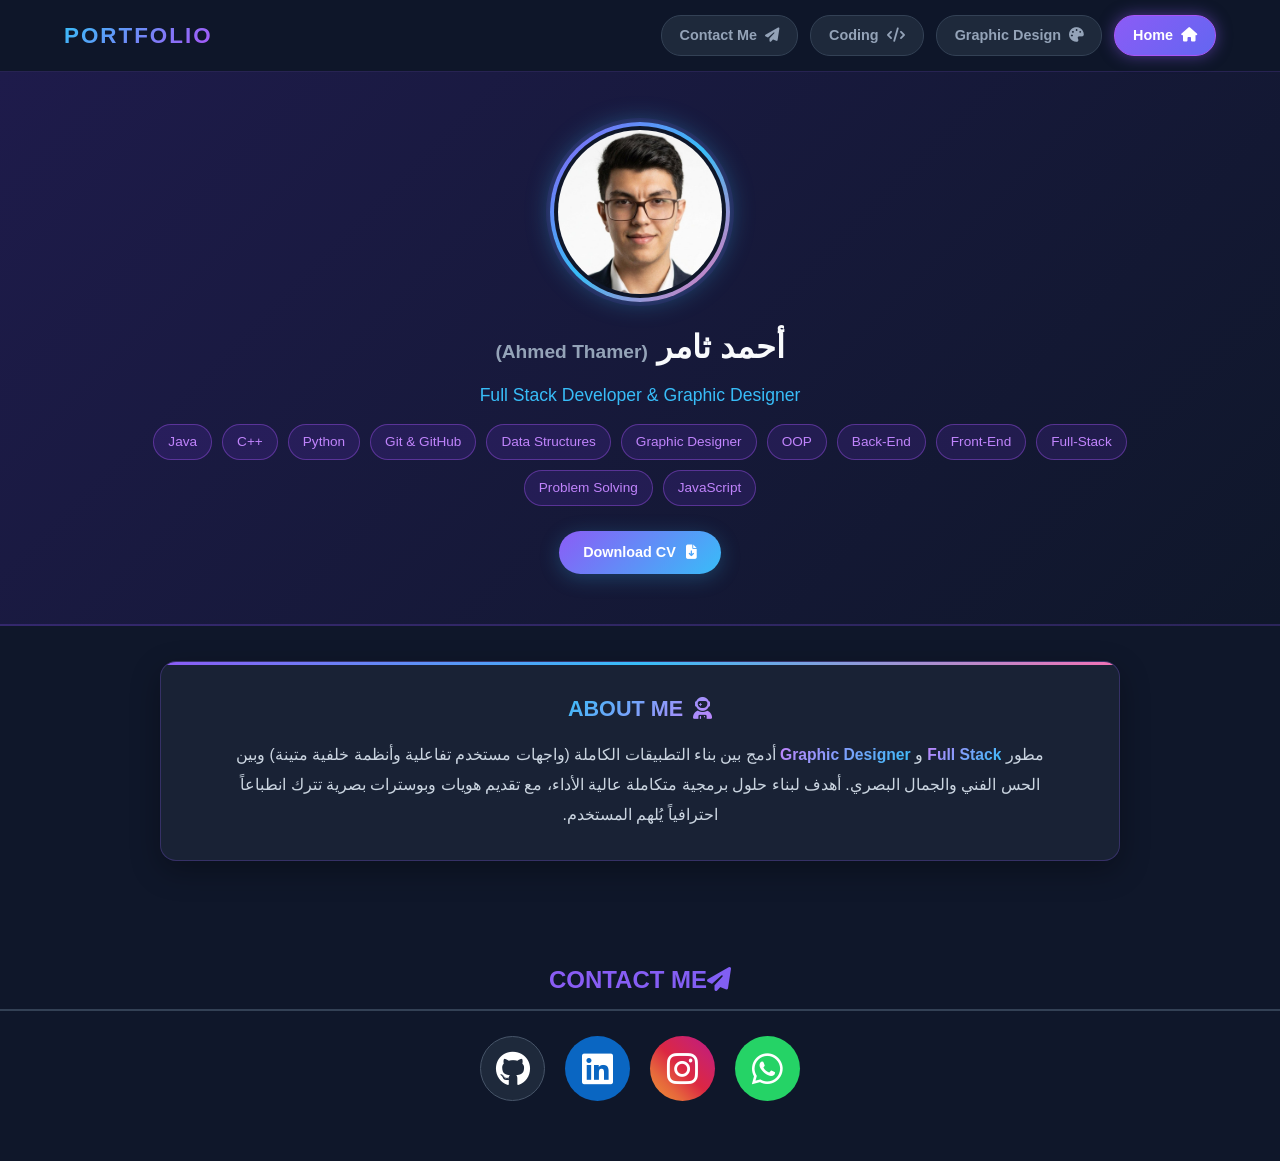
<file: index.html>
<!DOCTYPE html>
<html lang="ar" dir="rtl">

<head>
    <meta charset="UTF-8">
    <meta name="viewport" content="width=device-width, initial-scale=1.0">

    <!-- عنوان وتوصيف الموقع لـ SEO -->
    <title>Ahmed Thamer | Portfolio</title>
    <meta name="description"
        content="البورتفوليو الشخصي للمطور والمصمم أحمد ثامر - متخصص في تطوير الـ Full Stack وتصميم الجرافيك.">
    <meta name="author" content="Ahmed Thamer">

    <!-- Open Graph -->
    <meta property="og:title" content="Ahmed Thamer | Portfolio">
    <meta property="og:description" content="Full Stack Developer & Graphic Designer Portfolio">
    <meta property="og:image" content="ahmed-thamer.jpg">
    <meta property="og:type" content="website">

    <link rel="stylesheet" href="https://cdnjs.cloudflare.com/ajax/libs/font-awesome/6.4.0/css/all.min.css">
    <link rel="stylesheet" href="style.css">
</head>

<body class="fade-in">

    <!-- الهيدر الجديد مع الأزرار على اليسار وPORTFOLIO على اليمين -->
    <header class="main-navbar">
        <nav class="nav-links">
            <a href="index.html" class="nav-btn active"><i class="fa-solid fa-house"></i> Home</a>
            <a href="design.html" class="nav-btn"><i class="fa-solid fa-palette"></i> Graphic Design</a>
            <a href="coding.html" class="nav-btn"><i class="fa-solid fa-code"></i> Coding</a>
            <a href="#contact-section" class="nav-btn contact-btn"><i class="fa-solid fa-paper-plane"></i> Contact
                Me</a>
        </nav>
        <div class="brand-logo">
            <span>PORTFOLIO</span>
        </div>
    </header>

    <!-- الهيرو سكشن الشخصي -->
    <section class="hero-section">
        <div class="hero-content">
            <img src="ahmed-thamer.jpg" alt="Ahmed Thamer" class="profile-img">
            <div class="hero-text">
                <h1>أحمد ثامر <span>(Ahmed Thamer)</span></h1>
                <p class="job-title">Full Stack Developer & Graphic Designer</p>

                <div class="skills-tags">
                    <span class="tag">Full-Stack</span>
                    <span class="tag">Front-End</span>
                    <span class="tag">Back-End</span>
                    <span class="tag">OOP</span>
                    <span class="tag">Graphic Designer</span>
                    <span class="tag">Data Structures</span>
                    <span class="tag">Git & GitHub</span>
                    <span class="tag">Python</span>
                    <span class="tag">++C</span>
                    <span class="tag">Java</span>
                    <span class="tag">JavaScript</span>
                    <span class="tag">Problem Solving</span>
                </div>

                <div class="cv-download-wrapper">
                    <a href="Ahmed Thamer_cv.pdf" download class="cv-btn">
                        <i class="fa-solid fa-file-arrow-down"></i>
                        <span>Download CV</span>
                    </a>
                </div>
            </div>
        </div>
    </section>

    <!-- قسم عنّي معدل ليعكس الـ Full Stack -->
    <section class="about-section">
        <div class="about-card">
            <h2><i class="fa-solid fa-user-astronaut"></i>ABOUT ME</h2>
            <p>
                مطور <span>Full Stack</span> و <span>Graphic Designer</span> أدمج بين بناء التطبيقات الكاملة (واجهات
                مستخدم تفاعلية وأنظمة خلفية متينة) وبين الحس الفني والجمال البصري. أهدف لبناء حلول برمجية متكاملة عالية
                الأداء، مع تقديم هويات وبوسترات بصرية تترك انطباعاً احترافياً يُلهم المستخدم.
            </p>
        </div>
    </section>

    <!-- قسم التواصل معي -->
    <footer id="contact-section" class="contact-footer">
        <div class="contact-container">
            <div class="section-divider">
                <h3><i class="fa-solid fa-paper-plane"></i>CONTACT ME</h3>
            </div>

            <div class="social-icons-only">
                <a href="https://wa.me/9647750507632" target="_blank" class="social-icon whatsapp" title="WhatsApp">
                    <i class="fa-brands fa-whatsapp"></i>
                </a>
                <a href="https://www.instagram.com/ahm_th1?igsh=cnVtdjM2MXA0dHY=" target="_blank"
                    class="social-icon instagram" title="Instagram">
                    <i class="fa-brands fa-instagram"></i>
                </a>
                <a href="https://www.linkedin.com/in/ahmed-thamer-047982381" target="_blank"
                    class="social-icon linkedin" title="LinkedIn">
                    <i class="fa-brands fa-linkedin"></i>
                </a>
                <a href="https://github.com/ahmedthamer-ahth" target="_blank" class="social-icon github" title="GitHub">
                    <i class="fa-brands fa-github"></i>
                </a>
            </div>
        </div>
    </footer>

    <!-- زر العودة للأعلى -->
    <button id="backToTop" class="back-to-top" title="العودة للأعلى" onclick="scrollToTop()">
        <i class="fa-solid fa-arrow-up"></i>
    </button>

    <script src="script.js"></script>
</body>

</html>
</file>
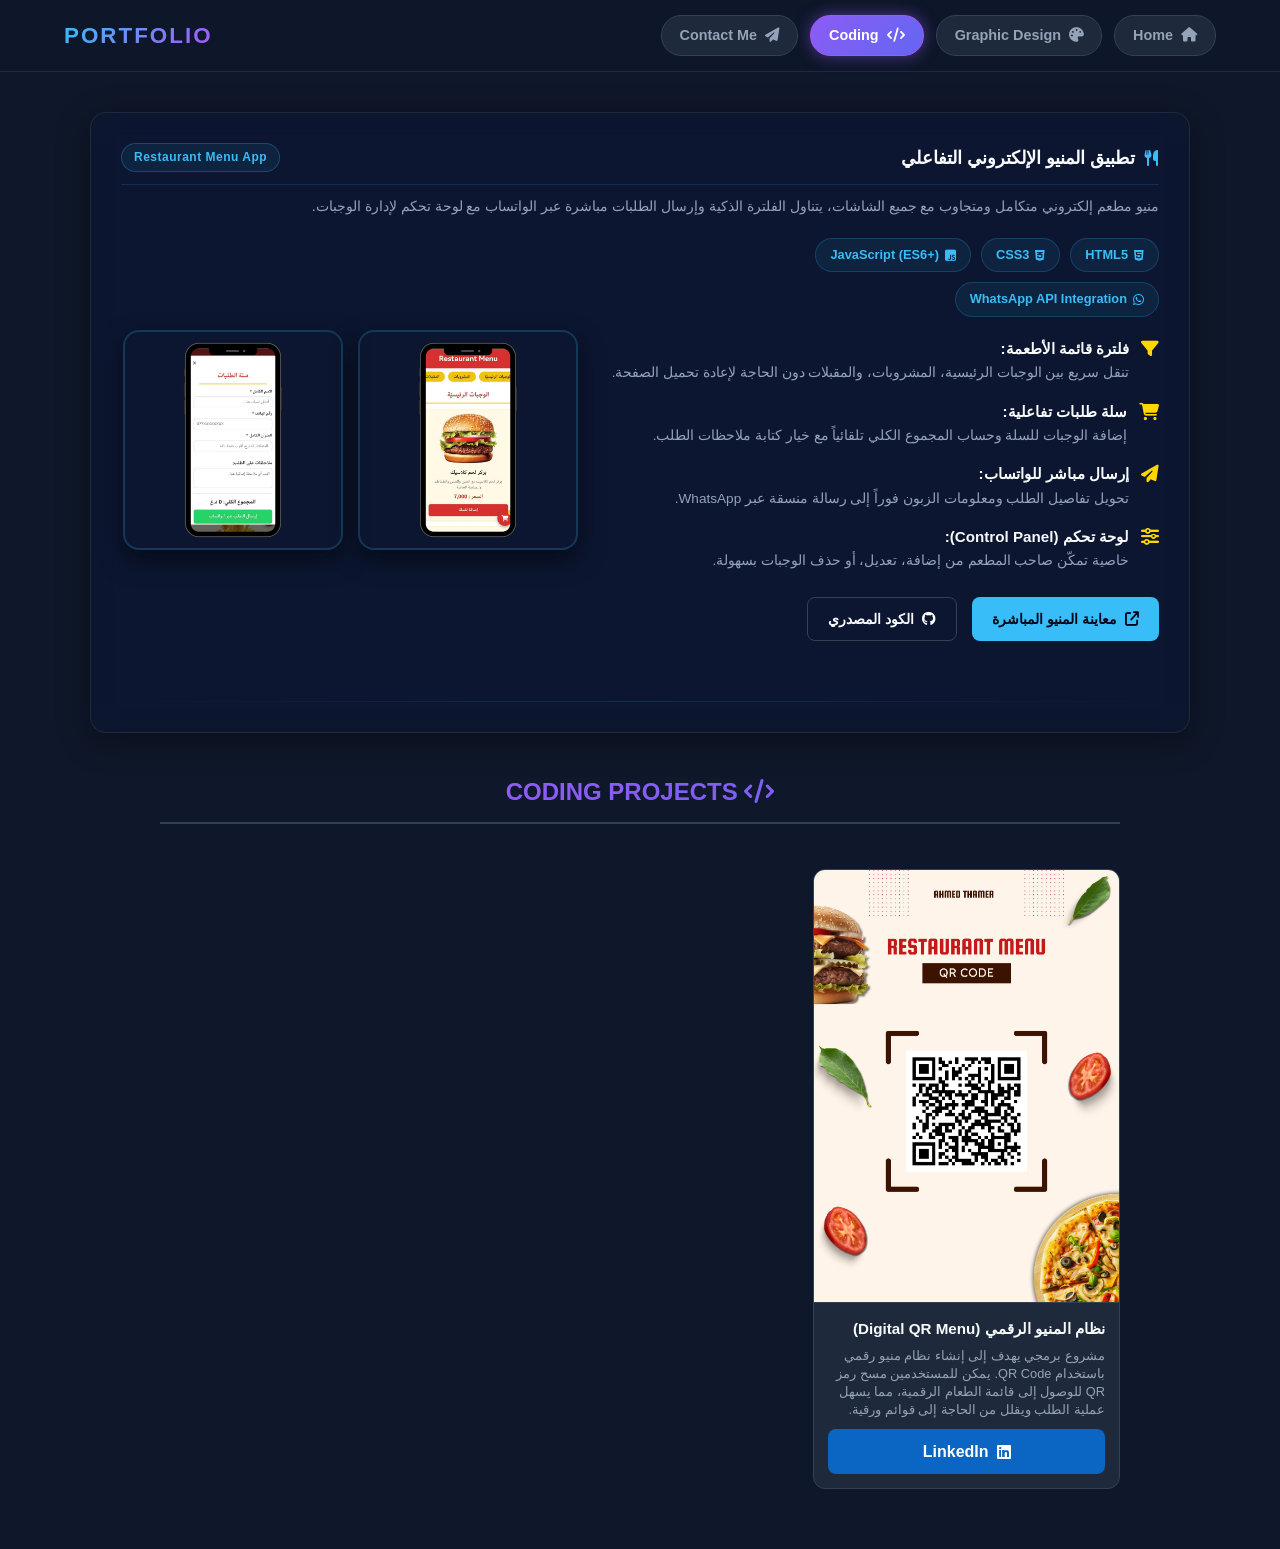
<file: coding.html>
<!DOCTYPE html>
<html lang="ar" dir="rtl">

<head>
    <meta charset="UTF-8">
    <meta name="viewport" content="width=device-width, initial-scale=1.0">
    <title>Coding Projects | Ahmed Thamer</title>
    <link rel="stylesheet" href="https://cdnjs.cloudflare.com/ajax/libs/font-awesome/6.4.0/css/all.min.css">
    <link rel="stylesheet" href="style.css">
</head>

<body class="fade-in">

    <header class="main-navbar">
        <nav class="nav-links">
            <a href="index.html" class="nav-btn"><i class="fa-solid fa-house"></i> Home</a>
            <a href="design.html" class="nav-btn"><i class="fa-solid fa-palette"></i> Graphic Design</a>
            <a href="coding.html" class="nav-btn active"><i class="fa-solid fa-code"></i> Coding</a>
            <a href="index.html#contact-section" class="nav-btn contact-btn"><i class="fa-solid fa-paper-plane"></i>
                Contact Me</a>
        </nav>
        <div class="brand-logo">
            <span>PORTFOLIO</span>
        </div>
    </header>

    <div class="case-study-block">
        <div class="case-study-header">
            <h4><i class="fa-solid fa-utensils"></i> تطبيق المنيو الإلكتروني التفاعلي</h4>
            <span class="header-badge">Restaurant Menu App</span>
        </div>

        <p class="section-desc">منيو مطعم إلكتروني متكامل ومتجاوب مع جميع الشاشات، يتناول الفلترة الذكية وإرسال الطلبات
            مباشرة عبر الواتساب مع لوحة تحكم لإدارة الوجبات.</p>

        <!-- بطاقة المشروع الرئيسية -->
        <div class="project-card-container">

            <!-- الجانب الأيسر: عرض صور المنيو -->
            <div class="project-preview-side">
                <div class="phone-mockup-frame">
                    <img src="Phone Mockup.png" alt="واجهة المنيو الرئيسية" class="mockup-img">
                </div>
                <div class="phone-mockup-frame modal-preview">
                    <img src="Phone Mockup2.png" alt="سلة الطلبات الشفافة" class="mockup-img">
                </div>
            </div>

            <!-- الجانب الأيمن: التفاصيل الفنية والمميزات -->
            <div class="project-info-side">

                <!-- أدوات التقنية Used Tech -->
                <div class="tech-stack-wrapper">
                    <span class="tech-tag"><i class="fa-brands fa-html5"></i> HTML5</span>
                    <span class="tech-tag"><i class="fa-brands fa-css3-alt"></i> CSS3</span>
                    <span class="tech-tag"><i class="fa-brands fa-square-js"></i> JavaScript (ES6+)</span>
                    <span class="tech-tag"><i class="fa-brands fa-whatsapp"></i> WhatsApp API Integration</span>
                </div>

                <!-- مميزات المشروع -->
                <div class="project-features-list">
                    <div class="feature-item">
                        <i class="fa-solid fa-filter"></i>
                        <div>
                            <strong>فلترة قائمة الأطعمة:</strong>
                            <p>تنقل سريع بين الوجبات الرئيسية، المشروبات، والمقبلات دون الحاجة لإعادة تحميل الصفحة.</p>
                        </div>
                    </div>

                    <div class="feature-item">
                        <i class="fa-solid fa-cart-shopping"></i>
                        <div>
                            <strong>سلة طلبات تفاعلية:</strong>
                            <p>إضافة الوجبات للسلة وحساب المجموع الكلي تلقائياً مع خيار كتابة ملاحظات الطلب.</p>
                        </div>
                    </div>

                    <div class="feature-item">
                        <i class="fa-solid fa-paper-plane"></i>
                        <div>
                            <strong>إرسال مباشر للواتساب:</strong>
                            <p>تحويل تفاصيل الطلب ومعلومات الزبون فوراً إلى رسالة منسقة عبر WhatsApp.</p>
                        </div>
                    </div>

                    <div class="feature-item">
                        <i class="fa-solid fa-sliders"></i>
                        <div>
                            <strong>لوحة تحكم (Control Panel):</strong>
                            <p>خاصية تمكّن صاحب المطعم من إضافة، تعديل، أو حذف الوجبات بسهولة.</p>
                        </div>
                    </div>
                </div>

                <!-- أزرار المعاينة والكود -->
                <div class="project-action-btns">
                    <a href="https://ahmedthamer-ahth.github.io/restaurant-menu/" target="_blank" class="btn-primary">
                        <i class="fa-solid fa-arrow-up-right-from-square"></i> معاينة المنيو المباشرة
                    </a>
                    <a href="https://github.com/ahmedthamer-ahth/restaurant-menu" target="_blank" class="btn-secondary">
                        <i class="fa-brands fa-github"></i> الكود المصدري
                    </a>
                </div>

            </div>

        </div>
    </div>

    <main class="projects-section">
        <div class="section-divider">
            <h3><i class="fa-solid fa-code"></i> CODING PROJECTS</h3>
        </div>

        <div id="coding-projects" class="projects-grid">
            <div class="project-card">
                <img src="menu-QR.jpg" alt="QR Menu" class="card-img">
                <div class="card-content">
                    <h3>نظام المنيو الرقمي (Digital QR Menu)</h3>
                    <p class="card-desc">مشروع برمجي يهدف إلى إنشاء نظام منيو رقمي باستخدام QR Code. يمكن للمستخدمين مسح
                        رمز QR للوصول إلى قائمة الطعام الرقمية، مما يسهل عملية الطلب ويقلل من الحاجة إلى قوائم ورقية.
                    </p>
                    <a href="https://www.linkedin.com/posts/ahmed-thamer-047982381_frontenddevelopment-javascript-webdevelopment-share-7495899705168814080-onOK/?utm_source=social_share_send&utm_medium=member_desktop_web&rcm=ACoAAF5LUbcBIuhZ-UbS3NjnPSpaqi9vsFHcKDU"
                        target="_blank" class="project-btn linkedin-btn">
                        <i class="fa-brands fa-linkedin"></i>
                        <span>LinkedIn</span>
                    </a>
                </div>
            </div>
        </div>
    </main>

    <!-- زر العودة للأعلى -->
    <button id="backToTop" class="back-to-top" title="العودة للأعلى" onclick="scrollToTop()">
        <i class="fa-solid fa-arrow-up"></i>
    </button>

    <script src="script.js"></script>
</body>

</html>
</file>
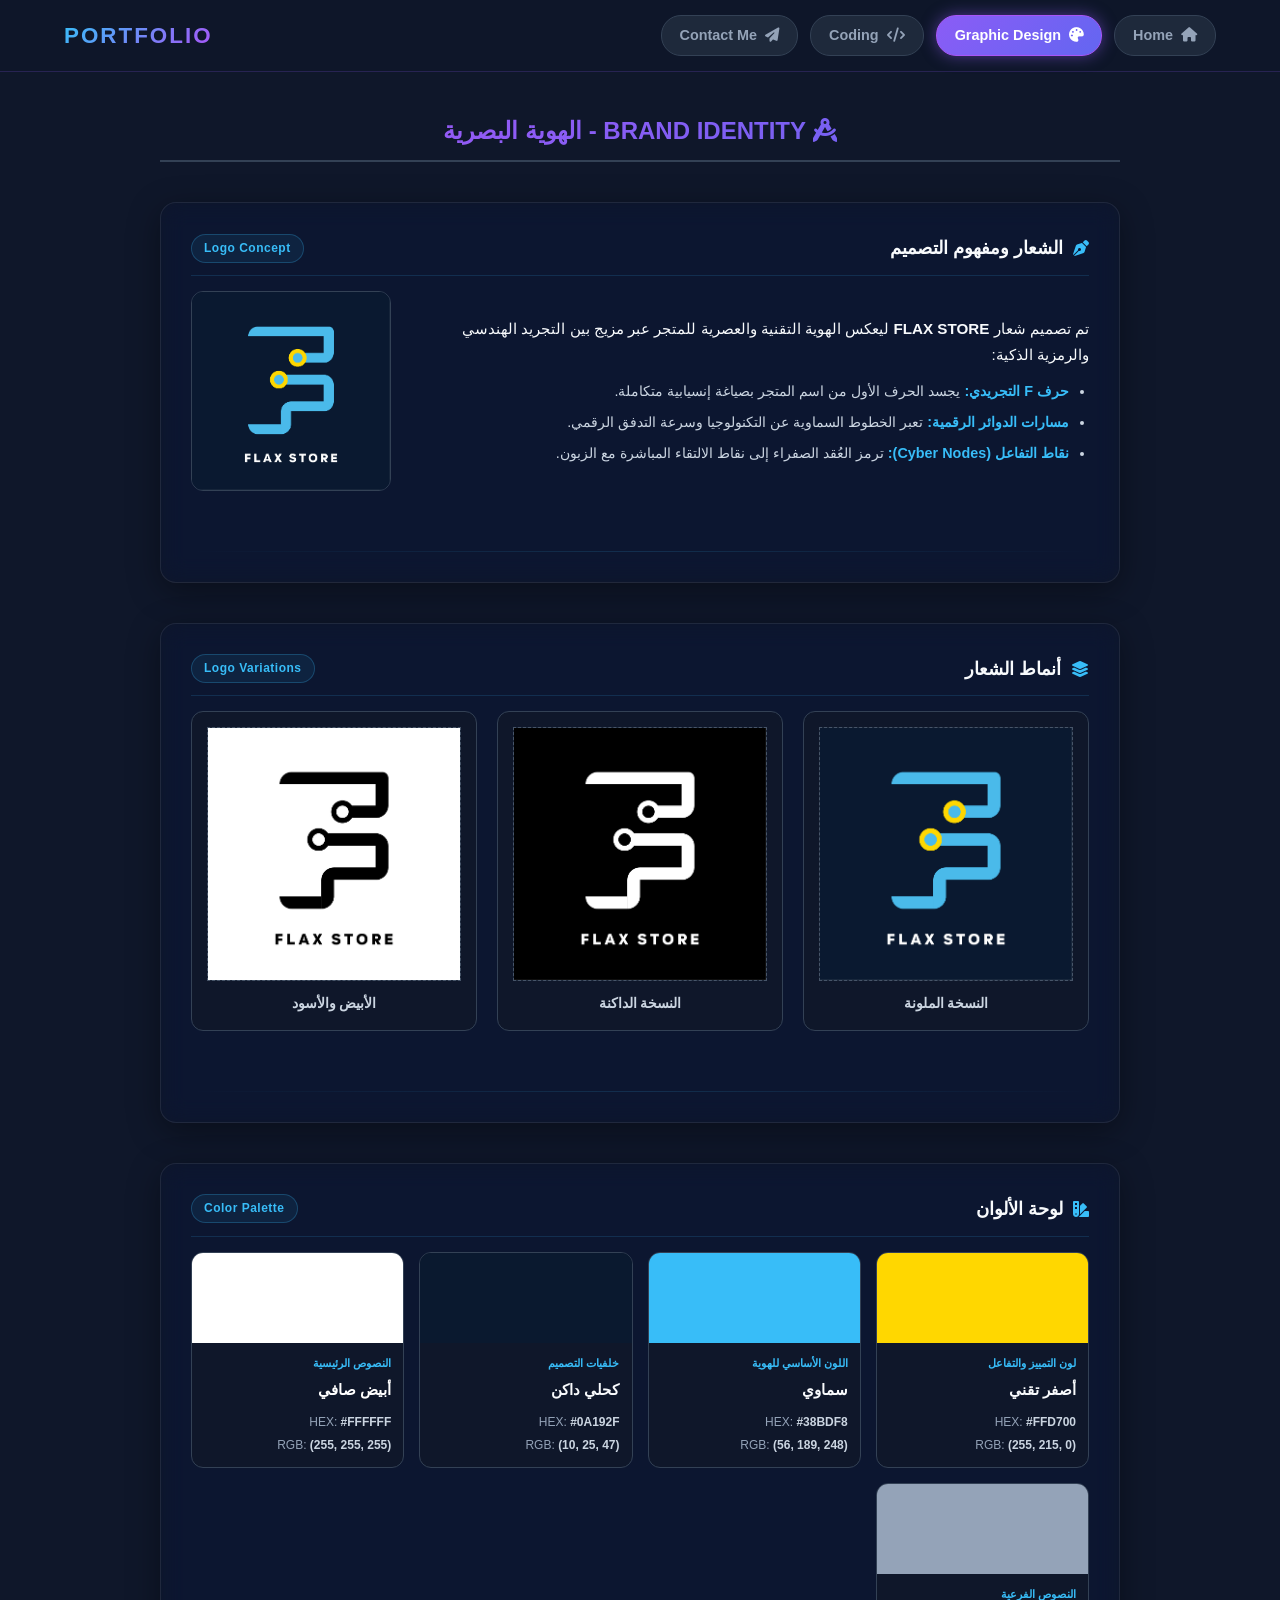
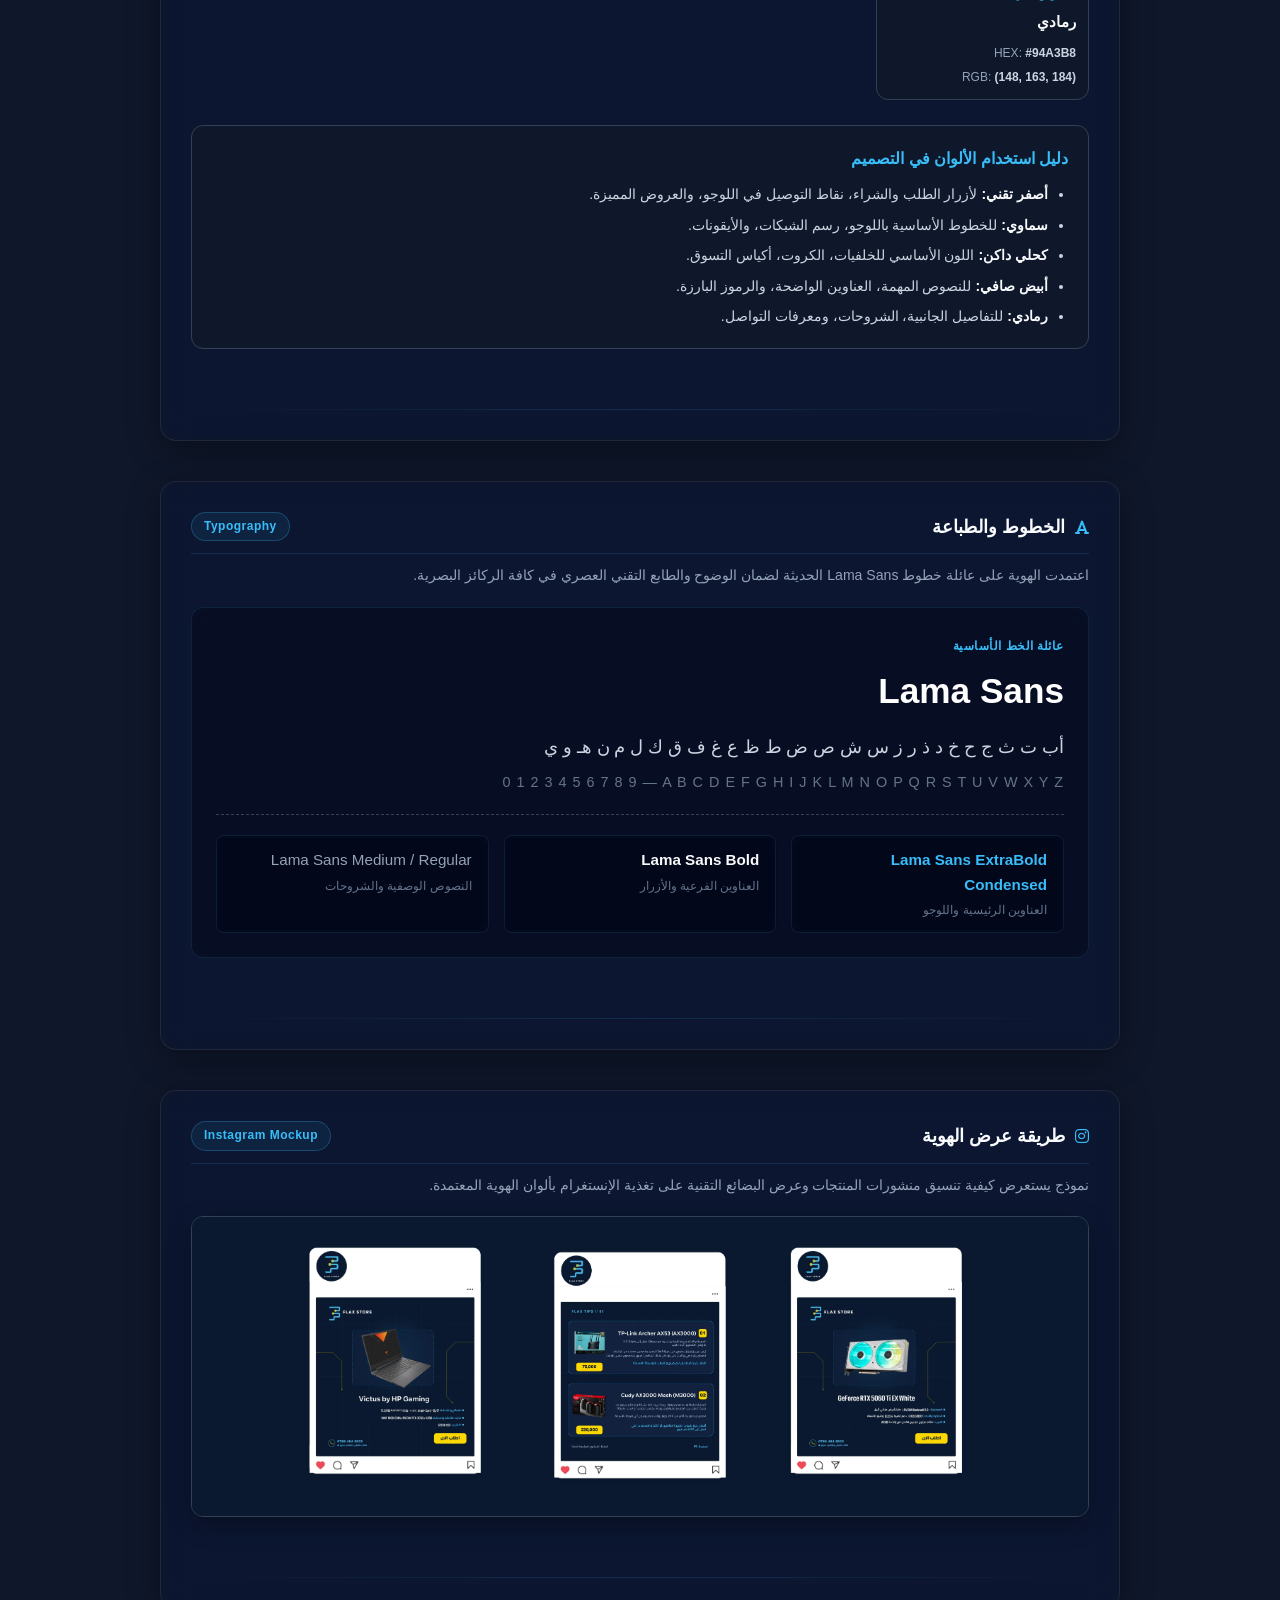
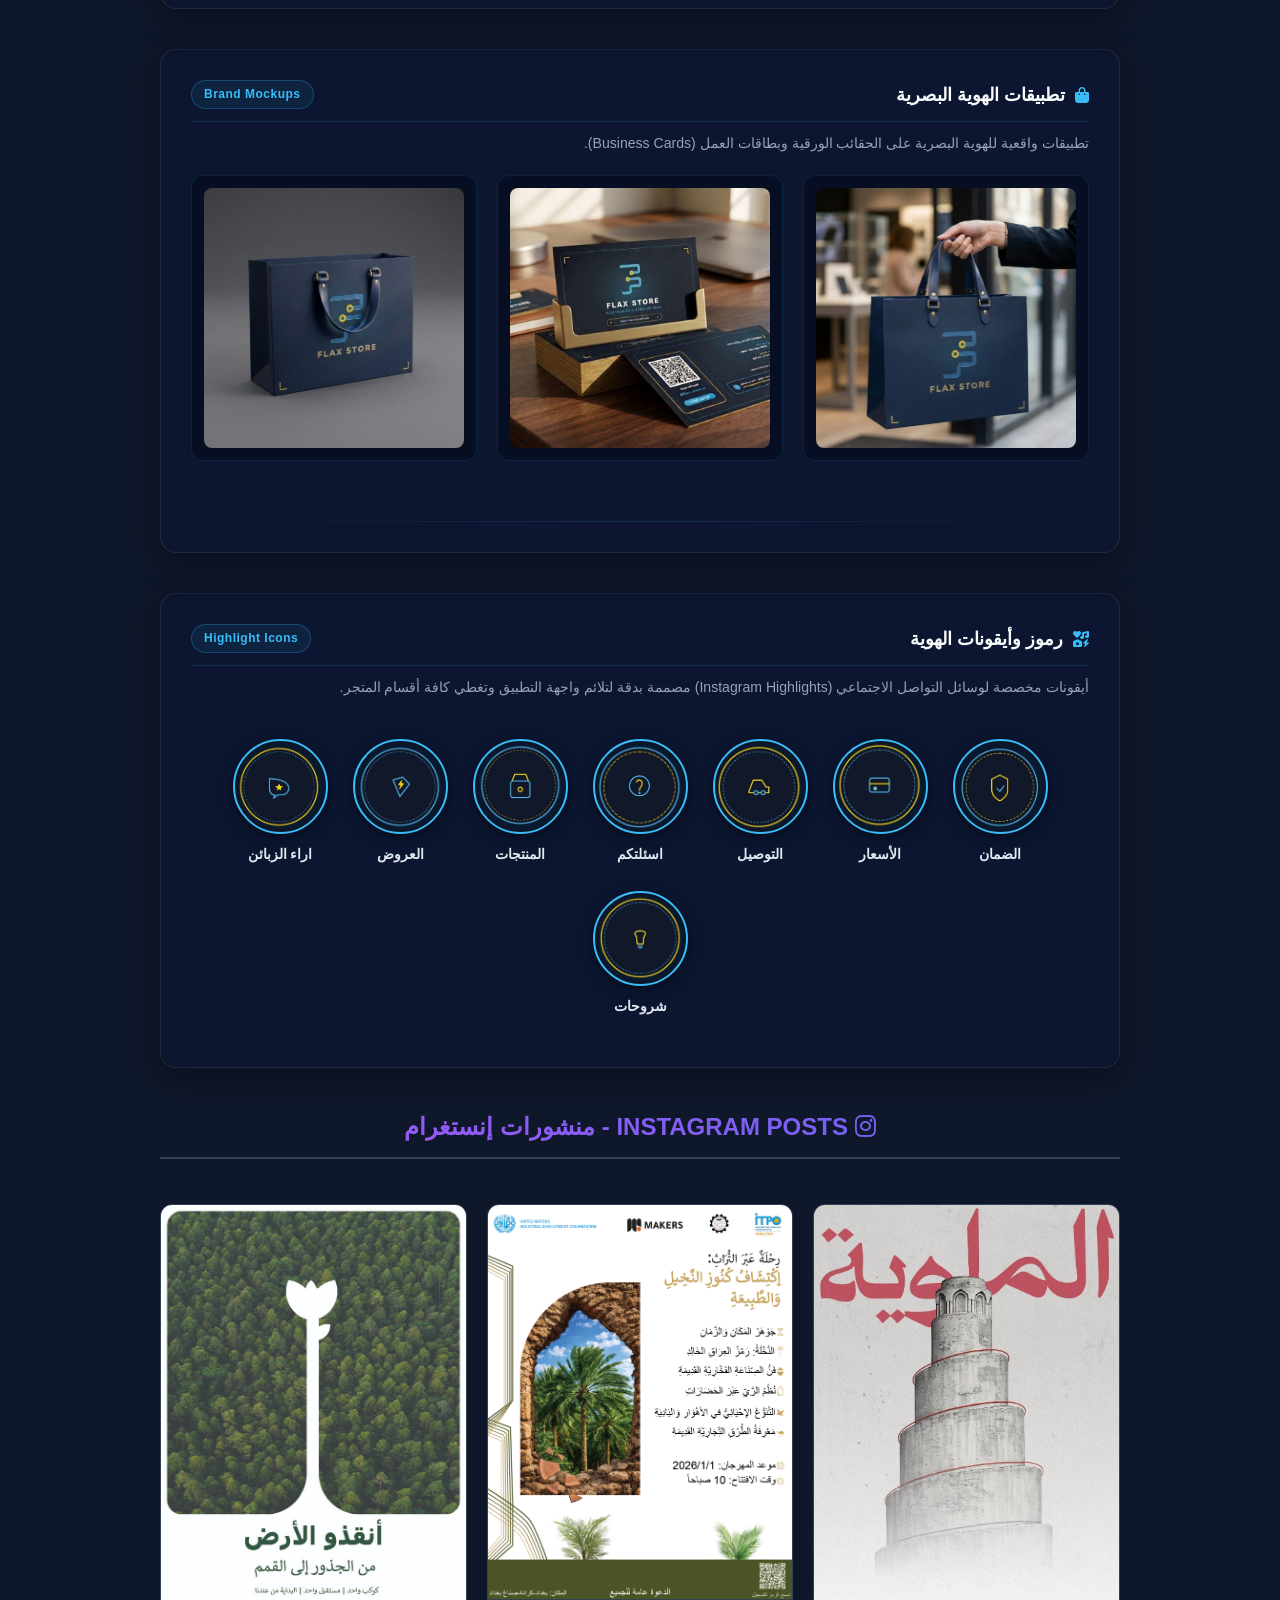
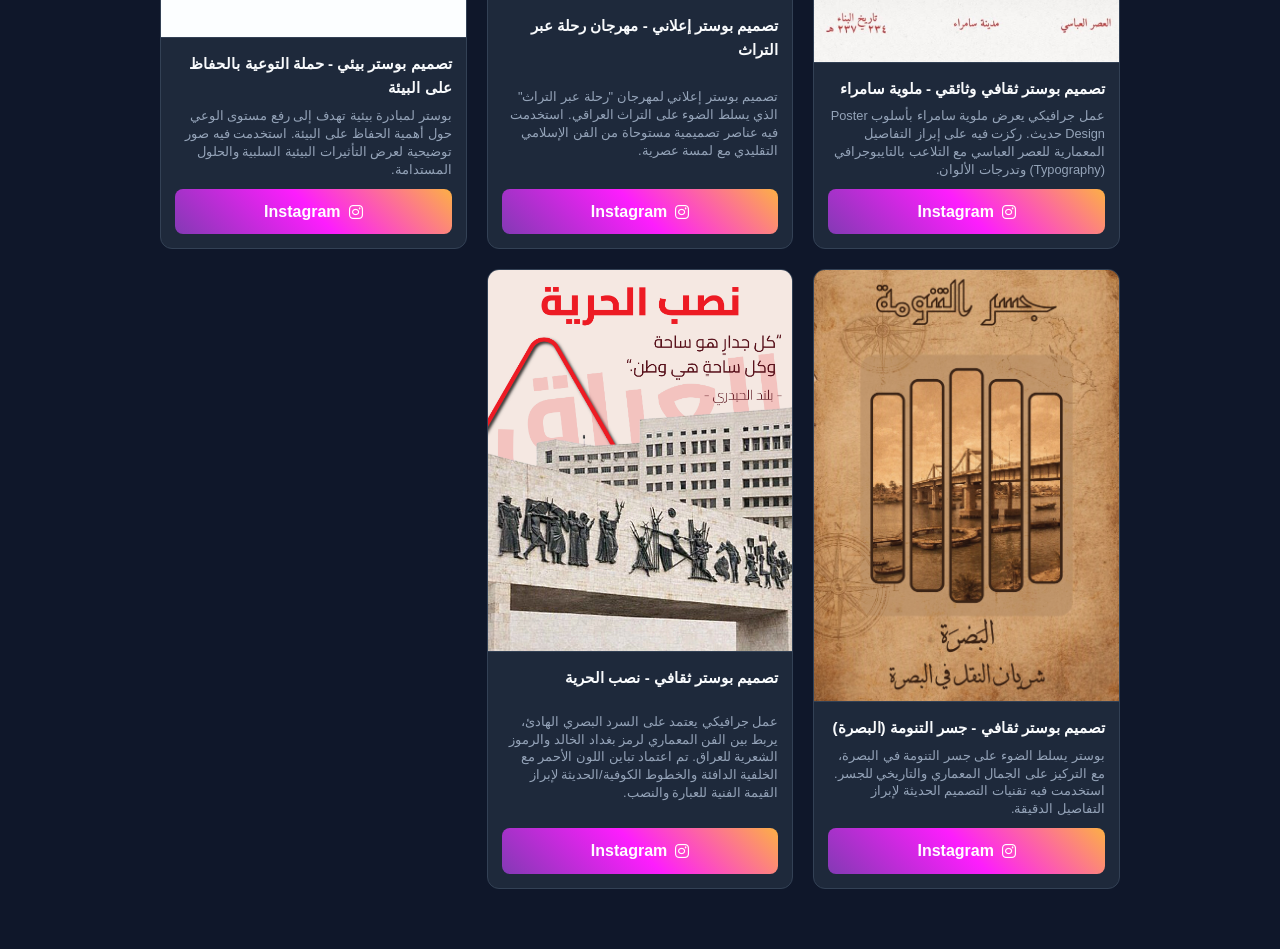
<file: design.html>
<!DOCTYPE html>
<html lang="ar" dir="rtl">

<head>
    <meta charset="UTF-8">
    <meta name="viewport" content="width=device-width, initial-scale=1.0">
    <title>Graphic Design | Ahmed Thamer</title>
    <link rel="stylesheet" href="https://cdnjs.cloudflare.com/ajax/libs/font-awesome/6.4.0/css/all.min.css">
    <link rel="stylesheet" href="style.css">
</head>

<body class="fade-in">

    <!-- Navbar -->
    <header class="main-navbar">
        <nav class="nav-links">
            <a href="index.html" class="nav-btn"><i class="fa-solid fa-house"></i> Home</a>
            <a href="design.html" class="nav-btn active"><i class="fa-solid fa-palette"></i> Graphic Design</a>
            <a href="coding.html" class="nav-btn"><i class="fa-solid fa-code"></i> Coding</a>
            <a href="index.html#contact-section" class="nav-btn contact-btn"><i class="fa-solid fa-paper-plane"></i>
                Contact Me</a>
        </nav>
        <div class="brand-logo">
            <span>PORTFOLIO</span>
        </div>
    </header>

    <main class="projects-section">

        <!-- 1. قسم دراسة حالة الهوية البصرية (Brand Identity Case Study) -->
        <div class="section-divider">
            <h3><i class="fa-solid fa-compass-drafting"></i> BRAND IDENTITY - الهوية البصرية</h3>
        </div>

        <section class="case-study-container">

            <!-- أ. الشعار وفلسفة التصميم -->
            <div class="case-study-block">
                <div class="case-study-header">
                    <h4><i class="fa-solid fa-pen-nib"></i> الشعار ومفهوم التصميم</h4>
                    <span class="header-badge">Logo Concept</span>
                </div>

                <div class="logo-concept-grid">
                    <!-- النص على اليمين -->
                    <div class="concept-text">
                        <p class="brand-intro">
                            تم تصميم شعار <strong>FLAX STORE</strong> ليعكس الهوية التقنية والعصرية للمتجر عبر مزيج بين
                            التجريد الهندسي والرمزية الذكية:
                        </p>
                        <ul class="concept-list">
                            <li><strong>حرف F التجريدي:</strong> يجسد الحرف الأول من اسم المتجر بصياغة إنسيابية متكاملة.
                            </li>
                            <li><strong>مسارات الدوائر الرقمية:</strong> تعبر الخطوط السماوية عن التكنولوجيا وسرعة
                                التدفق الرقمي.</li>
                            <li><strong>نقاط التفاعل (Cyber Nodes):</strong> ترمز العُقد الصفراء إلى نقاط الالتقاء
                                المباشرة مع الزبون.</li>
                        </ul>
                    </div>
                    <!-- الشعار على اليسار -->
                    <div class="logo-display-main">
                        <img src="logo.jpg" alt="FLAX STORE Logo" class="concept-img">
                    </div>
                </div>
            </div>

            <!-- ب. أنماط الشعار المتعددة -->
            <div class="case-study-block">
                <div class="case-study-header">
                    <h4><i class="fa-solid fa-layer-group"></i> أنماط الشعار</h4>
                    <span class="header-badge">Logo Variations</span>
                </div>

                <div class="logo-variations-grid">
                    <div class="variation-card">
                        <img src="logo.jpg" alt="النسخة الملونة" class="var-img placeholder-img">
                        <span>النسخة الملونة</span>
                    </div>
                    <div class="variation-card dark-bg">
                        <img src="black-logo.jpg" alt="الخلفية سوداء" class="var-img placeholder-img">
                        <span>النسخة الداكنة</span>
                    </div>
                    <div class="variation-card light-bg">
                        <img src="white-logo.jpg" alt="الأبيض والأسود" class="var-img placeholder-img">
                        <span>الأبيض والأسود</span>
                    </div>
                </div>
            </div>

            <!-- ج. لوحة الألوان ودليل الاستخدام -->
            <div class="case-study-block">
                <div class="case-study-header">
                    <h4><i class="fa-solid fa-swatchbook"></i> لوحة الألوان</h4>
                    <span class="header-badge">Color Palette</span>
                </div>

                <!-- شبكة عرض الألوان -->
                <div class="color-palette-grid">

                    <!-- أصفر تقني -->
                    <div class="color-card">
                        <div class="color-preview" style="background-color: #FFD700;"></div>
                        <div class="color-details">
                            <span class="color-tag">لون التمييز والتفاعل</span>
                            <h5 class="color-title">أصفر تقني</h5>
                            <p>HEX: <span>#FFD700</span></p>
                            <p>RGB: <span>(255, 215, 0)</span></p>
                        </div>
                    </div>

                    <!-- سماوي -->
                    <div class="color-card">
                        <div class="color-preview" style="background-color: #38BDF8;"></div>
                        <div class="color-details">
                            <span class="color-tag">اللون الأساسي للهوية</span>
                            <h5 class="color-title">سماوي</h5>
                            <p>HEX: <span>#38BDF8</span></p>
                            <p>RGB: <span>(56, 189, 248)</span></p>
                        </div>
                    </div>

                    <!-- كحلي داكن -->
                    <div class="color-card">
                        <div class="color-preview" style="background-color: #0A192F;"></div>
                        <div class="color-details">
                            <span class="color-tag">خلفيات التصميم</span>
                            <h5 class="color-title">كحلي داكن</h5>
                            <p>HEX: <span>#0A192F</span></p>
                            <p>RGB: <span>(10, 25, 47)</span></p>
                        </div>
                    </div>

                    <!-- أبيض صافي -->
                    <div class="color-card">
                        <div class="color-preview" style="background-color: #FFFFFF;"></div>
                        <div class="color-details">
                            <span class="color-tag">النصوص الرئيسية</span>
                            <h5 class="color-title" style="color: #ffffff;">أبيض صافي</h5>
                            <p>HEX: <span>#FFFFFF</span></p>
                            <p>RGB: <span>(255, 255, 255)</span></p>
                        </div>
                    </div>

                    <!-- رمادي -->
                    <div class="color-card">
                        <div class="color-preview" style="background-color: #94A3B8;"></div>
                        <div class="color-details">
                            <span class="color-tag">النصوص الفرعية</span>
                            <h5 class="color-title">رمادي</h5>
                            <p>HEX: <span>#94A3B8</span></p>
                            <p>RGB: <span>(148, 163, 184)</span></p>
                        </div>
                    </div>

                </div>

                <!-- دليل استخدام الألوان -->
                <div class="color-guide-box">
                    <h5>دليل استخدام الألوان في التصميم</h5>
                    <ul class="color-guide-list">
                        <li><strong>أصفر تقني:</strong> لأزرار الطلب والشراء، نقاط التوصيل في اللوجو، والعروض المميزة.
                        </li>
                        <li><strong>سماوي:</strong> للخطوط الأساسية باللوجو، رسم الشبكات، والأيقونات.</li>
                        <li><strong>كحلي داكن:</strong> اللون الأساسي للخلفيات، الكروت، أكياس التسوق.</li>
                        <li><strong>أبيض صافي:</strong> للنصوص المهمة، العناوين الواضحة، والرموز البارزة.</li>
                        <li><strong>رمادي:</strong> للتفاصيل الجانبية، الشروحات، ومعرفات التواصل.</li>
                    </ul>
                </div>
            </div>

            <!-- قسم الخطوط والطباعة (Typography) -->
            <div class="case-study-block">
                <div class="case-study-header">
                    <h4><i class="fa-solid fa-font"></i> الخطوط والطباعة</h4>
                    <span class="header-badge">Typography</span>
                </div>
                <p class="section-desc">اعتمدت الهوية على عائلة خطوط Lama Sans الحديثة لضمان الوضوح والطابع التقني
                    العصري في كافة الركائز البصرية.</p>

                <div class="typography-card">
                    <!-- المعاينة الرئيسية للخط -->
                    <div class="typo-main-preview">
                        <div class="typo-info">
                            <span class="typo-label">عائلة الخط الأساسية</span>
                            <h3 class="typo-font-name">Lama Sans</h3>
                            <p class="typo-arabic-specimen">أب ت ث ج ح خ د ذ ر ز س ش ص ض ط ظ ع غ ف ق ك ل م ن هـ و ي</p>
                            <p class="typo-num-specimen">0 1 2 3 4 5 6 7 8 9 — A B C D E F G H I J K L M N O P Q R S T U
                                V W X Y Z</p>
                        </div>
                    </div>

                    <!-- أوزان وأنماط الخط المستخدمة -->
                    <div class="typo-weights-grid">
                        <div class="weight-item">
                            <span class="weight-style style-extrabold-cond">Lama Sans ExtraBold Condensed</span>
                            <span class="weight-use">العناوين الرئيسية واللوجو</span>
                        </div>
                        <div class="weight-item">
                            <span class="weight-style style-bold">Lama Sans Bold</span>
                            <span class="weight-use">العناوين الفرعية والأزرار</span>
                        </div>
                        <div class="weight-item">
                            <span class="weight-style style-medium">Lama Sans Medium / Regular</span>
                            <span class="weight-use">النصوص الوصفية والشروحات</span>
                        </div>
                    </div>


                </div>
            </div>

            <!-- د. طريقة عرض المنتج على الإنستغرام (Mockup Banner) -->
            <div class="case-study-block">
                <div class="case-study-header">
                    <h4><i class="fa-brands fa-instagram"></i> طريقة عرض الهوية</h4>
                    <span class="header-badge">Instagram Mockup</span>
                </div>
                <p class="section-desc">نموذج يستعرض كيفية تنسيق منشورات المنتجات وعرض البضائع التقنية على تغذية
                    الإنستغرام بألوان الهوية المعتمدة.</p>

                <div class="full-mockup-container">
                    <img src="Mockup.jpg" alt="Instagram Posts Mockup" class="full-mockup-img">
                </div>
            </div>

            <!-- هـ. تطبيقات الهوية البصرية (Physical Brand Mockups) -->
            <div class="case-study-block">
                <div class="case-study-header">
                    <h4><i class="fa-solid fa-bag-shopping"></i> تطبيقات الهوية البصرية</h4>
                    <span class="header-badge">Brand Mockups</span>
                </div>
                <p class="section-desc">تطبيقات واقعية للهوية البصرية على الحقائب الورقية وبطاقات العمل (Business
                    Cards).</p>

                <div class="separate-mockups-grid">
                    <div class="mockup-card">
                        <div class="mockup-img-wrapper">
                            <img src="handbag-one.jpg" alt="Bag Mockup Studio" class="mockup-img">
                        </div>
                    </div>

                    <div class="mockup-card">
                        <div class="mockup-img-wrapper">
                            <img src="card.jpg" alt="Business Card Mockup" class="mockup-img">
                        </div>
                    </div>

                    <div class="mockup-card">
                        <div class="mockup-img-wrapper">
                            <img src="handbag-two.jpg" alt="Bag Mockup Lifestyle" class="mockup-img">
                        </div>
                    </div>

                </div>
            </div>

            <!-- قسم أيقونات الهايلايت (Instagram Highlights Carousel) -->
            <div class="case-study-block">
                <div class="case-study-header">
                    <h4><i class="fa-solid fa-icons"></i> رموز وأيقونات الهوية</h4>
                    <span class="header-badge">Highlight Icons</span>
                </div>
                <p class="section-desc">أيقونات مخصصة لوسائل التواصل الاجتماعي (Instagram Highlights) مصممة بدقة لتلائم
                    واجهة التطبيق وتغطي كافة أقسام المتجر.</p>

                <!-- شريط الأيقونات القابل للسحب (Horizontal Scroll) -->
                <div class="highlights-slider">

                    <div class="highlight-item">
                        <div class="highlight-circle">
                            <img src="warranty.jpg" alt="الضمان">
                        </div>
                        <span>الضمان</span>
                    </div>

                    <div class="highlight-item">
                        <div class="highlight-circle">
                            <img src="prices.jpg" alt="الأسعار">
                        </div>
                        <span>الأسعار</span>
                    </div>

                    <div class="highlight-item">
                        <div class="highlight-circle">
                            <img src="delivery.jpg" alt="التوصيل">
                        </div>
                        <span>التوصيل</span>
                    </div>

                    <div class="highlight-item">
                        <div class="highlight-circle">
                            <img src="faq.jpg" alt="اسئلتكم">
                        </div>
                        <span>اسئلتكم</span>
                    </div>

                    <div class="highlight-item">
                        <div class="highlight-circle">
                            <img src="products.jpg" alt="المنتجات">
                        </div>
                        <span>المنتجات</span>
                    </div>

                    <div class="highlight-item">
                        <div class="highlight-circle">
                            <img src="offers.jpg" alt="العروض">
                        </div>
                        <span>العروض</span>
                    </div>

                    <div class="highlight-item">
                        <div class="highlight-circle">
                            <img src="reviews.jpg" alt="اراء الزبائن">
                        </div>
                        <span>اراء الزبائن</span>
                    </div>

                    <div class="highlight-item">
                        <div class="highlight-circle">
                            <img src="guides.jpg" alt="شروحات">
                        </div>
                        <span>شروحات</span>
                    </div>

                </div>
            </div>

        </section>

        <!-- 2. قسم منشورات إنستغرام (المنشورات الأربعة الخاصة بك) -->
        <div class="section-divider">
            <h3><i class="fa-brands fa-instagram"></i> INSTAGRAM POSTS - منشورات إنستغرام</h3>
        </div>

        <div id="design-projects" class="projects-grid">

            <!-- المنشور الأول -->
            <!-- Add Project To Instagram -->
            <div class="project-card">
                <img src="project1.jpg" alt="Project 1" class="card-img">
                <div class="card-content">
                    <h3>تصميم بوستر ثقافي وثائقي - ملوية سامراء</h3>
                    <p class="card-desc">عمل جرافيكي يعرض ملوية سامراء بأسلوب Poster Design حديث. ركزت فيه على إبراز
                        التفاصيل المعمارية للعصر العباسي مع التلاعب بالتايبوجرافي (Typography) وتدرجات الألوان.</p>
                    <a href="https://www.instagram.com/p/DaTfIrlo-wR/?igsh=b3phZnNqN2s0NmF0" target="_blank"
                        class="social-btn instagram-btn">
                        <i class="fa-brands fa-instagram"></i>
                        <span>Instagram</span>
                    </a>
                </div>
            </div>
            <div class="project-card">
                <img src="project2.jpg" alt="Project 2" class="card-img">
                <div class="card-content">
                    <h3>تصميم بوستر إعلاني - مهرجان رحلة عبر التراث</h3>
                    <p class="card-desc">تصميم بوستر إعلاني لمهرجان "رحلة عبر التراث" الذي يسلط الضوء على التراث
                        العراقي. استخدمت فيه عناصر تصميمية مستوحاة من الفن الإسلامي التقليدي مع لمسة عصرية.</p>
                    <a href="https://www.instagram.com/p/DbA7xOsI5og/?igsh=YzhlM3JxMGtoNGJw" target="_blank"
                        class="social-btn instagram-btn">
                        <i class="fa-brands fa-instagram"></i>
                        <span>Instagram</span>
                    </a>
                </div>
            </div>
            <div class="project-card">
                <img src="project3.jpg" alt="Project 3" class="card-img">
                <div class="card-content">
                    <h3>تصميم بوستر بيئي - حملة التوعية بالحفاظ على البيئة</h3>
                    <p class="card-desc">بوستر لمبادرة بيئية تهدف إلى رفع مستوى الوعي حول أهمية الحفاظ على البيئة.
                        استخدمت فيه صور توضيحية لعرض التأثيرات البيئية السلبية والحلول المستدامة.</p>
                    <a href="https://www.instagram.com/p/DbIsgcWIkE8/?igsh=MWRoYTZmaTA2bzRsag==" target="_blank"
                        class="social-btn instagram-btn">
                        <i class="fa-brands fa-instagram"></i>
                        <span>Instagram</span>
                    </a>
                </div>
            </div>

            <div class="project-card">
                <img src="project4.jpg" alt="Project 4" class="card-img">
                <div class="card-content">
                    <h3>تصميم بوستر ثقافي - جسر التنومة (البصرة)</h3>
                    <p class="card-desc">بوستر يسلط الضوء على جسر التنومة في البصرة، مع التركيز على الجمال المعماري
                        والتاريخي للجسر. استخدمت فيه تقنيات التصميم الحديثة لإبراز التفاصيل الدقيقة.</p>
                    <a href="https://www.instagram.com/p/DbWMCeBIG9b/?igsh=MXR4ZWowZWd1Z2dydg==" target="_blank"
                        class="social-btn instagram-btn">
                        <i class="fa-brands fa-instagram"></i>
                        <span>Instagram</span>
                    </a>
                </div>
            </div>


            <div class="project-card">
                <img src="project5.jpg" alt="Project 5" class="card-img">
                <div class="card-content">
                    <h3>تصميم بوستر ثقافي - نصب الحرية</h3>
                    <p class="card-desc">عمل جرافيكي يعتمد على السرد البصري الهادئ، يربط بين الفن المعماري لرمز بغداد
                        الخالد والرموز الشعرية للعراق. تم اعتماد تباين اللون الأحمر مع الخلفية الدافئة
                        والخطوط الكوفية/الحديثة لإبراز القيمة الفنية للعبارة والنصب.</p>
                    <a href="https://www.instagram.com/p/DeKNGaDIgPY/?utm_source=ig_web_copy_link&stkn=NTc4MTIwNjQ2YQ==" target="_blank"
                        class="social-btn instagram-btn">
                        <i class="fa-brands fa-instagram"></i>
                        <span>Instagram</span>
                    </a>
                </div>
            </div>

        </div>

    </main>

    <!-- زر العودة للأعلى -->
    <button id="backToTop" class="back-to-top" title="العودة للأعلى" onclick="scrollToTop()">
        <i class="fa-solid fa-arrow-up"></i>
    </button>

    <script src="script.js"></script>
</body>

</html>
</file>
<file: style.css>
/* ==========================================
   1. التنسيقات العامة والقيم الافتراضية
   ========================================== */
* {
    margin: 0;
    padding: 0;
    box-sizing: border-box;
    font-family: 'Segoe UI', Tahoma, Geneva, Verdana, sans-serif;
}

/* تنسيق الخلفية العامة ولون النص الأساسي مع انسيابية الانتقال */
body {
    background-color: #0f172a;
    color: #f8fafc;
    line-height: 1.6;
    opacity: 0;
    transition: opacity 0.4s ease-in-out;
}

/* فئة تُضاف بالجافاسكربت لإظهار الصفحة بشكل سلس (Fade-In) */
body.fade-in {
    opacity: 1;
}

/* ==========================================
   2. شريط التنقل العلوي (Main Navbar)
   يحتوي على الأزرار جهة اليسار وشعار PORTFOLIO جهة اليمين.
   ========================================== */
.main-navbar {
    display: flex;
    justify-content: space-between;
    align-items: center;
    padding: 15px 5%;
    background: rgba(15, 23, 42, 0.9);
    backdrop-filter: blur(12px);
    position: sticky;
    top: 0;
    z-index: 1000;
    border-bottom: 1px solid rgba(139, 92, 246, 0.2);
}

/* أزرار التنقل (على اليسار في التنسيق العربي RTL) */
.nav-links {
    display: flex;
    gap: 12px;
    align-items: center;
}

.nav-btn {
    background: #1e293b;
    color: #94a3b8;
    border: 1px solid #334155;
    padding: 8px 18px;
    border-radius: 20px;
    font-size: 0.9rem;
    font-weight: 600;
    text-decoration: none;
    transition: all 0.3s ease;
    display: inline-flex;
    align-items: center;
    gap: 8px;
}

.nav-btn:hover {
    background: linear-gradient(135deg, #8b5cf6, #6366f1);
    color: #ffffff;
    border-color: #a855f7;
    box-shadow: 0 4px 12px rgba(139, 92, 246, 0.3);
    transform: translateY(-2px);
}

/* تنسيق الزر النشط (Active State) لمعرفة الصفحة الحالية */
.nav-btn.active {
    background: linear-gradient(135deg, #8b5cf6, #6366f1);
    color: #ffffff;
    border-color: #a855f7;
    box-shadow: 0 0 15px rgba(139, 92, 246, 0.5);
    pointer-events: none;
    /* لمنع إعادة تحميل الصفحة إذا ضغط عليه المستخدم مجدداً */
}


/* كلمة PORTFOLIO العصرية (على اليمين) */
.brand-logo span {
    font-size: 1.4rem;
    font-weight: 800;
    letter-spacing: 2px;
    background: linear-gradient(135deg, #38bdf8, #a855f7);
    background-clip: text;
    -webkit-text-fill-color: transparent;
}

/* ==========================================
   3. قسم الهيرو والملف الشخصي (Hero Section)
   يحتوي على الصورة الشخصية، الاسم، المسمى الوظيفي والـ Tags.
   ========================================== */
.hero-section {
    background: linear-gradient(135deg, #1e1b4b 0%, #0f172a 100%);
    padding: 50px 20px;
    border-bottom: 2px solid #8b5cf633;
}

.hero-content {
    max-width: 1000px;
    margin: 0 auto;
    display: flex;
    flex-direction: column;
    align-items: center;
    justify-content: center;
    text-align: center;
    gap: 20px;
}

/* صورة البروفايل والتأثير المضيء (Neon Glow Animation) */
.profile-img {
    width: 180px;
    height: 180px;
    border-radius: 50%;
    object-fit: cover;
    object-position: center 20%;
    display: block;
    margin-inline: auto;
    padding: 4px;
    border: 4px solid transparent;
    background:
        linear-gradient(#0f172a, #0f172a) padding-box,
        linear-gradient(135deg, #8b5cf6 0%, #38bdf8 50%, #f472b6 100%) border-box;
    box-shadow: 0 0 0 4px rgba(139, 92, 246, 0.1), 0 0 25px rgba(56, 189, 248, 0.35);
    animation: neonGlow 2.8s ease-in-out infinite;
}

@keyframes neonGlow {

    0%,
    100% {
        box-shadow: 0 0 0 4px rgba(139, 92, 246, 0.1), 0 0 25px rgba(56, 189, 248, 0.35);
    }

    50% {
        box-shadow: 0 0 0 4px rgba(56, 189, 248, 0.12), 0 0 30px rgba(244, 114, 182, 0.4);
    }
}

.hero-text h1 {
    font-size: 2rem;
    margin-bottom: 8px;
}

.hero-text h1 span {
    color: #94a3b8;
    font-size: 1.2rem;
}

.job-title {
    color: #38bdf8;
    font-size: 1.1rem;
    margin-bottom: 15px;
}

.skills-tags {
    display: flex;
    flex-wrap: wrap;
    justify-content: center;
    gap: 10px;
}

.tag {
    background: rgba(124, 58, 237, 0.15);
    color: #c084fc;
    border: 1px solid rgba(168, 85, 247, 0.4);
    padding: 6px 14px;
    border-radius: 20px;
    font-size: 0.85rem;
}

/* ==========================================
   4. قسم عنّي (About Me Section)
   ========================================== */
.about-section {
    max-width: 1000px;
    margin: 35px auto 15px auto;
    padding: 0 20px;
}

.about-card {
    background: rgba(30, 41, 59, 0.7);
    backdrop-filter: blur(10px);
    border: 1px solid rgba(139, 92, 246, 0.25);
    border-radius: 16px;
    padding: 30px;
    text-align: center;
    box-shadow: 0 10px 30px rgba(0, 0, 0, 0.3);
    position: relative;
    overflow: hidden;
    transition: transform 0.3s ease, border-color 0.3s ease;
}

.about-card:hover {
    border-color: rgba(56, 189, 248, 0.4);
    transform: translateY(-2px);
}

.about-card::before {
    content: '';
    position: absolute;
    top: 0;
    right: 0;
    left: 0;
    height: 3px;
    background: linear-gradient(90deg, #8b5cf6 0%, #38bdf8 50%, #f472b6 100%);
}

.about-card h2 {
    font-size: 1.35rem;
    margin-bottom: 14px;
    display: inline-flex;
    align-items: center;
    gap: 10px;
    background: linear-gradient(135deg, #38bdf8, #c084fc);
    background-clip: text;
    -webkit-text-fill-color: transparent;
    font-weight: 700;
}

.about-card p {
    color: #cbd5e1;
    font-size: 0.98rem;
    line-height: 1.9;
    max-width: 850px;
    margin: 0 auto;
}

.about-card p span {
    background: linear-gradient(135deg, #c084fc, #38bdf8);
    background-clip: text;
    -webkit-text-fill-color: transparent;
    font-weight: 700;
}

/* ==========================================
   5. زر تحميل السيرة الذاتية (CV Button)
   ========================================== */
.cv-download-wrapper {
    margin-top: 25px;
}

.cv-btn {
    display: inline-flex;
    align-items: center;
    gap: 10px;
    background: linear-gradient(135deg, #8b5cf6, #38bdf8);
    color: #ffffff;
    padding: 10px 24px;
    border-radius: 30px;
    font-size: 0.9rem;
    font-weight: 700;
    text-decoration: none;
    box-shadow: 0 4px 20px rgba(56, 189, 248, 0.25);
    transition: all 0.3s ease;
}

.cv-btn:hover {
    transform: translateY(-3px) scale(1.03);
    box-shadow: 0 6px 25px rgba(139, 92, 246, 0.45);
}

/* ==========================================
   6. شبكة عرض المشاريع (Projects Grid & Cards)
   ========================================== */
.projects-section {
    max-width: 1000px;
    margin: 40px auto;
    padding: 0 20px;
}

.projects-grid {
    display: grid;
    grid-template-columns: repeat(auto-fill, minmax(280px, 1fr));
    gap: 20px;
    width: 100%;
    padding: 20px 0;
}

.project-card {
    background: #1e293b;
    border-radius: 12px;
    border: 1px solid #334155;
    overflow: hidden;
    display: flex;
    flex-direction: column;
    transition: transform 0.2s ease-in-out;
}

.project-card:hover {
    transform: translateY(-7px);
    box-shadow: 0 10px 25px rgba(139, 92, 246, 0.25);
}

.card-img {
    width: 100%;
    height: auto;
    object-fit: cover;
    border-bottom: 1px solid #334155;
}

.card-content {
    padding: 14px;
    display: flex;
    flex-direction: column;
    justify-content: space-between;
    flex-grow: 1;
}

.card-content h3 {
    font-size: 0.95rem;
    color: #f8fafc;
    margin-bottom: 6px;
}

.card-desc {
    font-size: 0.8rem;
    color: #94a3b8;
    line-height: 1.4;
    margin-bottom: 10px;
}

.social-btn,
.project-btn {
    display: flex;
    align-items: center;
    justify-content: center;
    gap: 8px;
    width: 100%;
    padding: 10px 16px;
    border-radius: 8px;
    text-decoration: none;
    font-weight: 600;
    transition: background 0.3s, transform 0.2s;
}

.instagram-btn {
    background: linear-gradient(45deg, #833ab4, #fd1dfd, #fcb045);
    color: #ffffff;
}

.linkedin-btn {
    background: #0a66c2;
    color: #ffffff;
}

/* ==========================================
   7. قسم التواصل والروابط الاجتماعية (Contact Footer)
   ========================================== */
.contact-footer {
    padding: 20px 0 60px 0;
    margin-top: 40px;
}

.social-icons-only {
    display: flex;
    justify-content: center;
    align-items: center;
    gap: 20px;
    flex-wrap: wrap;
}

.social-icon {
    display: inline-flex;
    align-items: center;
    justify-content: center;
    width: 65px;
    height: 65px;
    border-radius: 50%;
    font-size: 2.2rem;
    color: #ffffff;
    text-decoration: none;
    transition: all 0.3s ease;
}

.social-icon:hover {
    transform: translateY(-5px) scale(1.1);
}

.social-icon.whatsapp {
    background: #25d366;
}

.social-icon.instagram {
    background: linear-gradient(45deg, #f09433, #e6683c, #dc2743, #cc2366, #bc1888);
}

.social-icon.linkedin {
    background: #0a66c2;
}

.social-icon.github {
    background: #1e293b;
    border: 1px solid #475569;
}

.section-divider {
    border-bottom: 2px solid #334155;
    margin: 40px 0 25px 0;
    padding-bottom: 10px;
    text-align: center;
}

.section-divider h3 {
    font-size: 1.5rem;
    font-weight: 700;
    background: linear-gradient(135deg, #a855f7, #6366f1);
    background-clip: text;
    -webkit-text-fill-color: transparent;
}

/* ==========================================
   8. زر العودة للأعلى (Back to Top)
   ========================================== */
.back-to-top {
    position: fixed;
    bottom: 30px;
    left: 30px;
    width: 48px;
    height: 48px;
    border-radius: 50%;
    background: linear-gradient(135deg, #8b5cf6, #38bdf8);
    color: #ffffff;
    border: none;
    cursor: pointer;
    display: flex;
    align-items: center;
    justify-content: center;
    font-size: 1.2rem;
    opacity: 0;
    visibility: hidden;
    transition: all 0.3s ease;
    z-index: 9999;
}

.back-to-top.show {
    opacity: 1;
    visibility: visible;
}

/* ==========================================
   9. التجاوب مع الشاشات الصغيرة (Responsive Design)
   ========================================== */
html,
body {
    overflow-x: hidden;
    width: 100%;
}

@media (max-width: 768px) {
    .main-navbar {
        flex-direction: column-reverse;
        gap: 15px;
    }

    .projects-grid {
        grid-template-columns: 1fr;
    }
}

.placeholder-img {
    background-color: #1e293b;
    min-height: 150px;
    border: 1px dashed #475569;
}

/* ==========================================
   10. ترتيبات الهوية البصرية
   ========================================== */

.logo-concept-grid {
    display: flex;
    flex-direction: row;
    align-items: center;
    justify-content: space-between;
    gap: 30px;
}

.logo-display-main {
    flex-shrink: 0;
    width: 200px;
    height: 200px;
    border-radius: 12px;
    overflow: hidden;
    border: 1px solid #334155;
}

.concept-img {
    width: 100%;
    height: 100%;
    object-fit: cover;
}

.concept-text {
    flex-grow: 1;
}

.brand-intro {
    color: #f8fafc;
    font-size: 0.95rem;
    line-height: 1.7;
    margin-bottom: 12px;
}

.concept-list {
    list-style-type: disc;
    padding-right: 20px;
    margin: 0;
    display: flex;
    flex-direction: column;
    gap: 8px;
}

.concept-list li {
    color: #cbd5e1;
    font-size: 0.9rem;
    line-height: 1.6;
}

.concept-list li strong {
    color: #38bdf8;
}

@media (max-width: 768px) {
    .logo-concept-grid {
        flex-direction: column;
        align-items: center;
    }

    .logo-display-main {
        width: 160px;
        height: 160px;
    }
}

/* شبكة أنماط الشعار (3 كروت متجاورة) */
.logo-variations-grid {
    display: grid;
    grid-template-columns: repeat(3, 1fr);
    /* تجعل الكروت الثلاثة متجاورة بصف واحد */
    gap: 20px;
    margin-top: 15px;
}

/* الكارت الخارجي لكل نمط */
.variation-card {
    background: #0f172a;
    border: 1px solid #334155;
    border-radius: 12px;
    padding: 15px;
    text-align: center;
    display: flex;
    flex-direction: column;
    align-items: center;
    gap: 12px;
    transition: transform 0.3s ease, border-color 0.3s ease;
}

.variation-card:hover {
    transform: translateY(-4px);
    border-color: #38bdf8;
}

/* الحاوية المربعة للصور لحجم صغير ومتناسق */
.var-img-wrapper {
    width: 130px;
    height: 130px;
    border-radius: 8px;
    overflow: hidden;
    display: flex;
    align-items: center;
    justify-content: center;
    background-color: #020617;
}

.var-img {
    width: 100%;
    height: 100%;
    object-fit: cover;
}

/* عنوان النمط تحت الصورة */
.variation-card span {
    color: #cbd5e1;
    font-size: 0.85rem;
    font-weight: 600;
}

/* تجاوب مع الشاشات الصغيرة (الموبايل) */
@media (max-width: 640px) {
    .logo-variations-grid {
        grid-template-columns: repeat(1, 1fr);
        /* تتحول لعمود واحد في الموبايل لعدم الانضغاط */
        gap: 15px;
    }

    .var-img-wrapper {
        width: 150px;
        height: 150px;
    }
}

/* شبكة كروت الألوان */
.color-palette-grid {
    display: grid;
    grid-template-columns: repeat(auto-fit, minmax(180px, 1fr));
    gap: 15px;
    margin-bottom: 25px;
}

.color-card {
    background: #0f172a;
    border: 1px solid #334155;
    border-radius: 12px;
    overflow: hidden;
    display: flex;
    flex-direction: column;
    transition: transform 0.3s ease, border-color 0.3s ease;
}

.color-card:hover {
    transform: translateY(-4px);
    border-color: #38bdf8;
}

.color-preview {
    height: 90px;
    width: 100%;
}

.color-details {
    padding: 12px;
    display: flex;
    flex-direction: column;
    gap: 4px;
}

.color-tag {
    font-size: 0.7rem;
    color: #38bdf8;
    font-weight: 600;
}

.color-title {
    font-size: 0.95rem;
    color: #f8fafc;
    margin: 2px 0 6px 0;
}

.color-details p {
    font-size: 0.75rem;
    color: #94a3b8;
    margin: 0;
    direction: ltr;
    text-align: right;
}

.color-details p span {
    color: #cbd5e1;
    font-weight: 600;
}

/* دليل استخدام الألوان */
.color-guide-box {
    background: #0f172a;
    border: 1px solid #334155;
    border-radius: 12px;
    padding: 20px;
}

.color-guide-box h5 {
    color: #38bdf8;
    font-size: 1rem;
    margin-bottom: 12px;
}

.color-guide-list {
    list-style-type: disc;
    padding-right: 20px;
    margin: 0;
    display: flex;
    flex-direction: column;
    gap: 8px;
}

.color-guide-list li {
    color: #cbd5e1;
    font-size: 0.88rem;
    line-height: 1.6;
}

.color-guide-list li strong {
    color: #f8fafc;
}

/* ==========================================
   11. ترتيبات mockup الانستغرام
   ========================================== */

/* حاوية الموك أب المستطيل بكامل العرض */
.full-mockup-container {
    width: 100%;
    border-radius: 12px;
    overflow: hidden;
    border: 1px solid #334155;
    background: #0a192f;
    box-shadow: 0 8px 25px rgba(0, 0, 0, 0.3);
    margin-top: 15px;
}

.full-mockup-img {
    width: 100%;
    height: auto;
    display: block;
    object-fit: cover;
    transition: transform 0.4s ease;
}

.full-mockup-container:hover .full-mockup-img {
    transform: scale(1.015);
    /* تأثير زوم خفيف عند التحويم */
}

/* شبكة صور الموك أب المنفصلة */
.separate-mockups-grid {
    display: grid;
    grid-template-columns: repeat(3, 1fr);
    /* ثلاث أوردة منفصلة جنب إلى جنب */
    gap: 20px;
    margin-top: 15px;
}

/* الكارت الخارجي لكل موك أب */
.mockup-card {
    background: #0f172a;
    border: 1px solid #334155;
    border-radius: 12px;
    padding: 12px;
    display: flex;
    flex-direction: column;
    align-items: center;
    gap: 10px;
    transition: transform 0.3s ease, border-color 0.3s ease, box-shadow 0.3s ease;
}

.mockup-card:hover {
    transform: translateY(-5px);
    border-color: #38bdf8;
    box-shadow: 0 10px 20px rgba(0, 0, 0, 0.4);
}

/* حاوية الصورة بداخل الكارت */
.mockup-img-wrapper {
    width: 100%;
    height: 260px;
    /* ارتفاع ثابت لتوحيد أبعاد الكروت الثلاثة */
    border-radius: 8px;
    overflow: hidden;
    background-color: #020617;
}

.mockup-img {
    width: 100%;
    height: 100%;
    object-fit: cover;
    /* تغطية المساحة بدون مط الصورة */
    display: block;
}

/* العنوان السفلي لكل صورة */
.mockup-label {
    color: #cbd5e1;
    font-size: 0.85rem;
    font-weight: 600;
    text-align: center;
}

/* تجاوب للشاشات المتوسطة والصغيرة */
@media (max-width: 992px) {
    .separate-mockups-grid {
        grid-template-columns: repeat(2, 1fr);
        /* كارتين بالصف في التابلت */
    }
}

@media (max-width: 640px) {
    .separate-mockups-grid {
        grid-template-columns: repeat(1, 1fr);
        /* كارت واحد بالصف في الموبايل */
    }

    .mockup-img-wrapper {
        height: 220px;
    }
}

/* رأس القسم (Section Header) بتصميم عصري */
.case-study-header {
    display: flex;
    align-items: center;
    justify-content: space-between;
    flex-wrap: wrap;
    gap: 12px;
    padding-bottom: 12px;
    margin-bottom: 15px;
    border-bottom: 1px solid rgba(56, 189, 248, 0.15);
    /* خط فاصل خفيف جداً ومضيء */
    position: relative;
}

/* شريط إضاءة جانبي صغير بجانب العنوان */
.case-study-header h4 {
    font-size: 1.15rem;
    font-weight: 700;
    color: #f8fafc;
    margin: 0;
    display: flex;
    align-items: center;
    gap: 10px;
}

.case-study-header h4 i {
    color: #38bdf8;
    /* لون أيقونة العنوان */
    font-size: 1rem;
}

/* شارة النص الإنجليزي (Badge) لتفصل اللغة الإنجليزية عن العربية بشكل أنيق */
.header-badge {
    background: rgba(56, 189, 248, 0.08);
    border: 1px solid rgba(56, 189, 248, 0.25);
    color: #38bdf8;
    padding: 4px 12px;
    border-radius: 20px;
    font-size: 0.75rem;
    font-weight: 600;
    letter-spacing: 0.5px;
    direction: ltr;
    /* لضمان ضبط النص الإنجليزي بشكل صحيح */
}

/* النص الوصفي تحت العنوان */
.section-desc {
    color: #94a3b8;
    font-size: 0.88rem;
    line-height: 1.6;
    margin-top: -5px;
    margin-bottom: 20px;
}

/* ضبط المسافات بين الأقسام لراحة العين */
.case-study-block {
    margin-bottom: 60px;
    /* مسافة عمودية ممتازة بين كل قسم والآخر */
    position: relative;
}

/* إضافة خط فاصل شفاف ونظيف بين الأقسام (اختياري لمزيد من الترتيب) */
.case-study-block:not(:last-child)::after {
    content: '';
    display: block;
    width: 100%;
    height: 1px;
    background: linear-gradient(90deg, transparent, rgba(56, 189, 248, 0.15), transparent);
    margin-top: 60px;
    /* يوضع الخط تماماً في منتصف المسافة بين القسمين */
}

/* تقليل المسافة قليلاً في شاشات الموبايل حتى لا يصبح السكرول طويلاً جداً */
@media (max-width: 768px) {
    .case-study-block {
        margin-bottom: 40px;
    }

    .case-study-block:not(:last-child)::after {
        margin-top: 40px;
    }
}

/* ==========================================
   12. ترتيبات الخطوط
   ========================================== */

/* كارت الخطوط الرئيسي */
.typography-card {
    background: #0f172a;
    border: 1px solid #334155;
    border-radius: 12px;
    padding: 24px;
    display: flex;
    flex-direction: column;
    gap: 20px;
}

/* معاينة الخط والحروف */
.typo-main-preview {
    border-bottom: 1px dashed #334155;
    padding-bottom: 20px;
}

.typo-label {
    font-size: 0.75rem;
    color: #38bdf8;
    font-weight: 600;
    text-transform: uppercase;
    letter-spacing: 0.5px;
}

.typo-font-name {
    font-size: 2.2rem;
    color: #ffffff;
    margin: 6px 0 12px 0;
    font-weight: 800;
    font-family: 'Lama Sans', sans-serif;
    /* يطبق خطك إذا كان معرفاً */
}

.typo-arabic-specimen {
    color: #cbd5e1;
    font-size: 1.1rem;
    line-height: 1.8;
    margin-bottom: 8px;
    direction: rtl;
}

.typo-num-specimen {
    color: #64748b;
    font-size: 0.9rem;
    letter-spacing: 1px;
    margin: 0;
    direction: ltr;
    text-align: right;
}

/* شبكة الأوزان والأنماط */
.typo-weights-grid {
    display: grid;
    grid-template-columns: repeat(auto-fit, minmax(220px, 1fr));
    gap: 15px;
}

.weight-item {
    background: #020617;
    border: 1px solid #1e293b;
    border-radius: 8px;
    padding: 12px 16px;
    display: flex;
    flex-direction: column;
    gap: 4px;
}

.weight-style {
    color: #f8fafc;
    font-size: 0.95rem;
}

/* تطبيق أوزان وتكثيف الخط على العينات */
.style-extrabold-cond {
    font-weight: 800;
    font-stretch: condensed;
    /* في حال توفر الخاصية */
    color: #38bdf8;
}

.style-bold {
    font-weight: 700;
}

.style-medium {
    font-weight: 500;
    color: #94a3b8;
}

.weight-use {
    font-size: 0.75rem;
    color: #64748b;
}

/* تجاوب للشاشات الصغيرة */
@media (max-width: 640px) {
    .typography-card {
        padding: 16px;
    }

    .typo-font-name {
        font-size: 1.75rem;
    }

    .typo-arabic-specimen {
        font-size: 0.95rem;
    }
}

/* ==========================================
   13. ترتيبات أيقونات الانستغرام Highlights
   ========================================== */

/* توسيط الحاوية بالكامل في منتصف الشاشة */
.highlights-slider {
    display: flex;
    justify-content: center;
    /* توسيط أفقي ممتاز */
    align-items: center;
    flex-wrap: wrap;
    /* تسمح للأيقونات بالنزول لسطر ثاني بسلاسة في الموبايل */
    gap: 25px;
    /* مسافة مريحة بين الأيقونات */
    padding: 20px 0;
    width: 100%;
}

/* العنصر الفردي */
.highlight-item {
    display: flex;
    flex-direction: column;
    align-items: center;
    gap: 10px;
    cursor: pointer;
    transition: transform 0.2s ease;
}

.highlight-item:hover {
    transform: translateY(-5px);
    /* رفع خفيف عند التمرير */
}

/* تصميم الدائرة الإطارية */
.highlight-circle {
    width: 95px;
    /* تكبير الدائرة */
    height: 95px;
    border-radius: 50%;
    overflow: hidden;
    border: 2px solid #38bdf8;
    background-color: #0b1727;
    /* نفس خلفية التصميم */
    display: flex;
    align-items: center;
    justify-content: center;
    padding: 2px;
    /* تقليل المسافة الداخلية لتكبر الأيقونة وتوضح */
    box-shadow: 0 4px 15px rgba(0, 0, 0, 0.4);
}

/* ضبط الصورة داخل الدائرة لتملأ المركز */
.highlight-circle img {
    width: 100%;
    height: 100%;
    object-fit: cover;
    /* تجعل الصورة واضحة وتملأ المنتصف تماماً */
    border-radius: 50%;
    display: block;
}

/* اسم الأيقونة أسفل الدائرة */
.highlight-item span {
    color: #e2e8f0;
    font-size: 0.85rem;
    font-weight: 600;
    text-align: center;
    white-space: nowrap;
}

/* تجاوب للشاشات الصغيرة */
@media (max-width: 640px) {
    .highlight-circle {
        width: 75px;
        height: 75px;
    }

    .highlights-slider {
        gap: 15px;
    }
}

/* تطبيق تأثير الزجاج الشفاف على الحاويات الكبيرة */
.case-study-block {
    background: rgba(15, 23, 42, 0.55) !important;
    /* لون كحلي داكن بنسبة شفافية */
    backdrop-filter: blur(12px) saturate(180%);
    /* ضبابية خلفية الزجاج مع زيادة تشبع الألوان */
    -webkit-backdrop-filter: blur(12px) saturate(180%);
    /* لدعم متصفحات سفاري */
    border: 1px solid rgba(255, 255, 255, 0.08) !important;
    /* إطار زجاجي ناعم مضيء */
    border-radius: 16px;
    padding: 24px;
    box-shadow: 0 8px 32px 0 rgba(0, 0, 0, 0.37);
    /* ظل خارجي ناعم يعزز العمق */

    /* حدد العرض الأقصى ليكون على نفس شبكة (Grid) باقي الموقع */
    max-width: 1100px;
    /* يمكنك زيادة أو تقليل الرقم حسب عرض الـ Header لديك */

    /* هذا السطر هو السر لتوسيط المستطيل وترك الفراغات متساوية يميناً ويساراً */
    margin: 40px auto;

    /* هوامش داخلية لعدم التوهان مع الحواف */
    padding: 30px;

    /* لضمان احتساب البادنج من ضمن العرض الإجمالي */
    box-sizing: border-box;

}

/* تطبيق تأثير الزجاج على الكروت الفرعية (كروت الموك أب والخطوط والألوان) */
.mockup-card,
.typography-card,
.icon-set-card,
.weight-item {
    background: rgba(2, 6, 23, 0.4) !important;
    backdrop-filter: blur(8px);
    -webkit-backdrop-filter: blur(8px);
    border: 1px solid rgba(56, 189, 248, 0.12) !important;
    transition: all 0.3s ease-in-out;
}

/* تأثير التمرير على الكروت الزجاجية */
.mockup-card:hover,
.icon-set-card:hover {
    background: rgba(15, 23, 42, 0.75) !important;
    border-color: rgba(56, 189, 248, 0.4) !important;
    box-shadow: 0 10px 25px -5px rgba(56, 189, 248, 0.15);
}


/* ==========================================
   14. ترتيبات قسم البرمجة الخاصة بالمنيو
   ========================================== */

/* الحاوية التي تجمع النص والصور */
.project-card-container {
    display: flex !important;
    flex-direction: row-reverse !important; /* يعكس اتجاه العناصر داخل هذا الكارت فقط */
    justify-content: space-between;
    align-items: center;
    gap: 30px;
    width: 100%;
}

/* جهة النصوص: لضمان أخذها مساحتها كاملة على اليمين والمحاذاة لليمين */
.project-info-side {
    flex: 1.2;
    text-align: right;
    direction: rtl;
}

/* جهة الصور: تستقر على اليسار */
.project-preview-side {
    flex: 1;
    display: flex;
    gap: 15px;
    justify-content: center;
}

.phone-mockup-frame {
    width: 48%;
    border-radius: 16px;
    overflow: hidden;
    border: 2px solid rgba(56, 189, 248, 0.2);
    box-shadow: 0 10px 25px rgba(0, 0, 0, 0.5);
    transition: transform 0.3s ease, border-color 0.3s ease;
}

.phone-mockup-frame:hover {
    transform: translateY(-5px);
    border-color: #38bdf8;
}

.phone-mockup-frame img {
    width: 100%;
    height: auto;
    display: block;
}

/* الشارات التقنية Tech Stack */
.tech-stack-wrapper {
    display: flex;
    flex-wrap: wrap;
    gap: 10px;
    margin-bottom: 20px;
}

.tech-tag {
    background: rgba(56, 189, 248, 0.08);
    border: 1px solid rgba(56, 189, 248, 0.2);
    color: #38bdf8;
    padding: 6px 14px;
    border-radius: 20px;
    font-size: 0.8rem;
    font-weight: 600;
    display: flex;
    align-items: center;
    gap: 6px;
}

/* قائمة المميزات */
.project-features-list {
    display: flex;
    flex-direction: column;
    gap: 16px;
    margin-bottom: 25px;
}

.feature-item {
    display: flex;
    align-items: flex-start;
    gap: 12px;
}

.feature-item i {
    color: #ffd700;
    font-size: 1.1rem;
    margin-top: 3px;
}

.feature-item strong {
    color: #f8fafc;
    font-size: 0.95rem;
    display: block;
    margin-bottom: 2px;
}

.feature-item p {
    color: #94a3b8;
    font-size: 0.85rem;
    margin: 0;
    line-height: 1.5;
}

/* الأزرار التفاعلية */
.project-action-btns {
    display: flex;
    gap: 15px;
    flex-wrap: wrap;
}

.btn-primary,
.btn-secondary {
    padding: 10px 20px;
    border-radius: 8px;
    font-size: 0.88rem;
    font-weight: 600;
    text-decoration: none;
    display: inline-flex;
    align-items: center;
    gap: 8px;
    transition: all 0.3s ease;
}

.btn-primary {
    background: #38bdf8;
    color: #020617;
}

.btn-primary:hover {
    background: #0284c7;
    color: #ffffff;
    box-shadow: 0 4px 15px rgba(56, 189, 248, 0.3);
}

.btn-secondary {
    background: transparent;
    color: #f8fafc;
    border: 1px solid #334155;
}

.btn-secondary:hover {
    border-color: #38bdf8;
    color: #38bdf8;
}

/* تنسيقات الشاشات الصغيرة (التلفون) */
@media (max-width: 768px) {

    /* تحويل العرض من أفقي إلى عمودي بالتدريج */
    .project-card-container {
        flex-direction: column !important; /* تحويل العناصر لتكون فوق بعضها */
        gap: 20px !important;
        padding: 15px !important;
    }

    /* ترتيب العناصر: يجعل الصور تظهر أولاً فوق ثم التفاصيل تحتها (أو العكس) */
    .project-info-side {
        width: 100% !important;
        text-align: right !important; /* محاذاة النص لليمين */
    }

    .project-preview-side {
        width: 100% !important;
        justify-content: center !important;
        order: -1; /* تجعل الصور تظهر في الأعلى أولاً بالهاتف */
    }

    /* ضبط صور الهاتف لتأخذ حساسية حجم الشاشة ولا تتصاغر بشكل مفرط */
    .project-preview-side img, 
    .project-preview-side .phone-mockup {
        max-width: 140px !important; /* حجم ممتاز للموك أب بالشاشة الصغيرة */
        height: auto !important;
        margin: 0 auto !important;
    }

    /* إصلاح شارات التقنيات (HTML, CSS, JS) لتلتف بجانب بعضها بدل أن تنزل عمودياً */
    .tech-tags-container,
    .tech-stack {
        display: flex !important;
        flex-wrap: wrap !important; /* يسمح بانتشار الأزرار أفقياً */
        justify-content: flex-start !important;
        gap: 8px !important;
        margin-bottom: 15px !important;
    }
}
</file>
